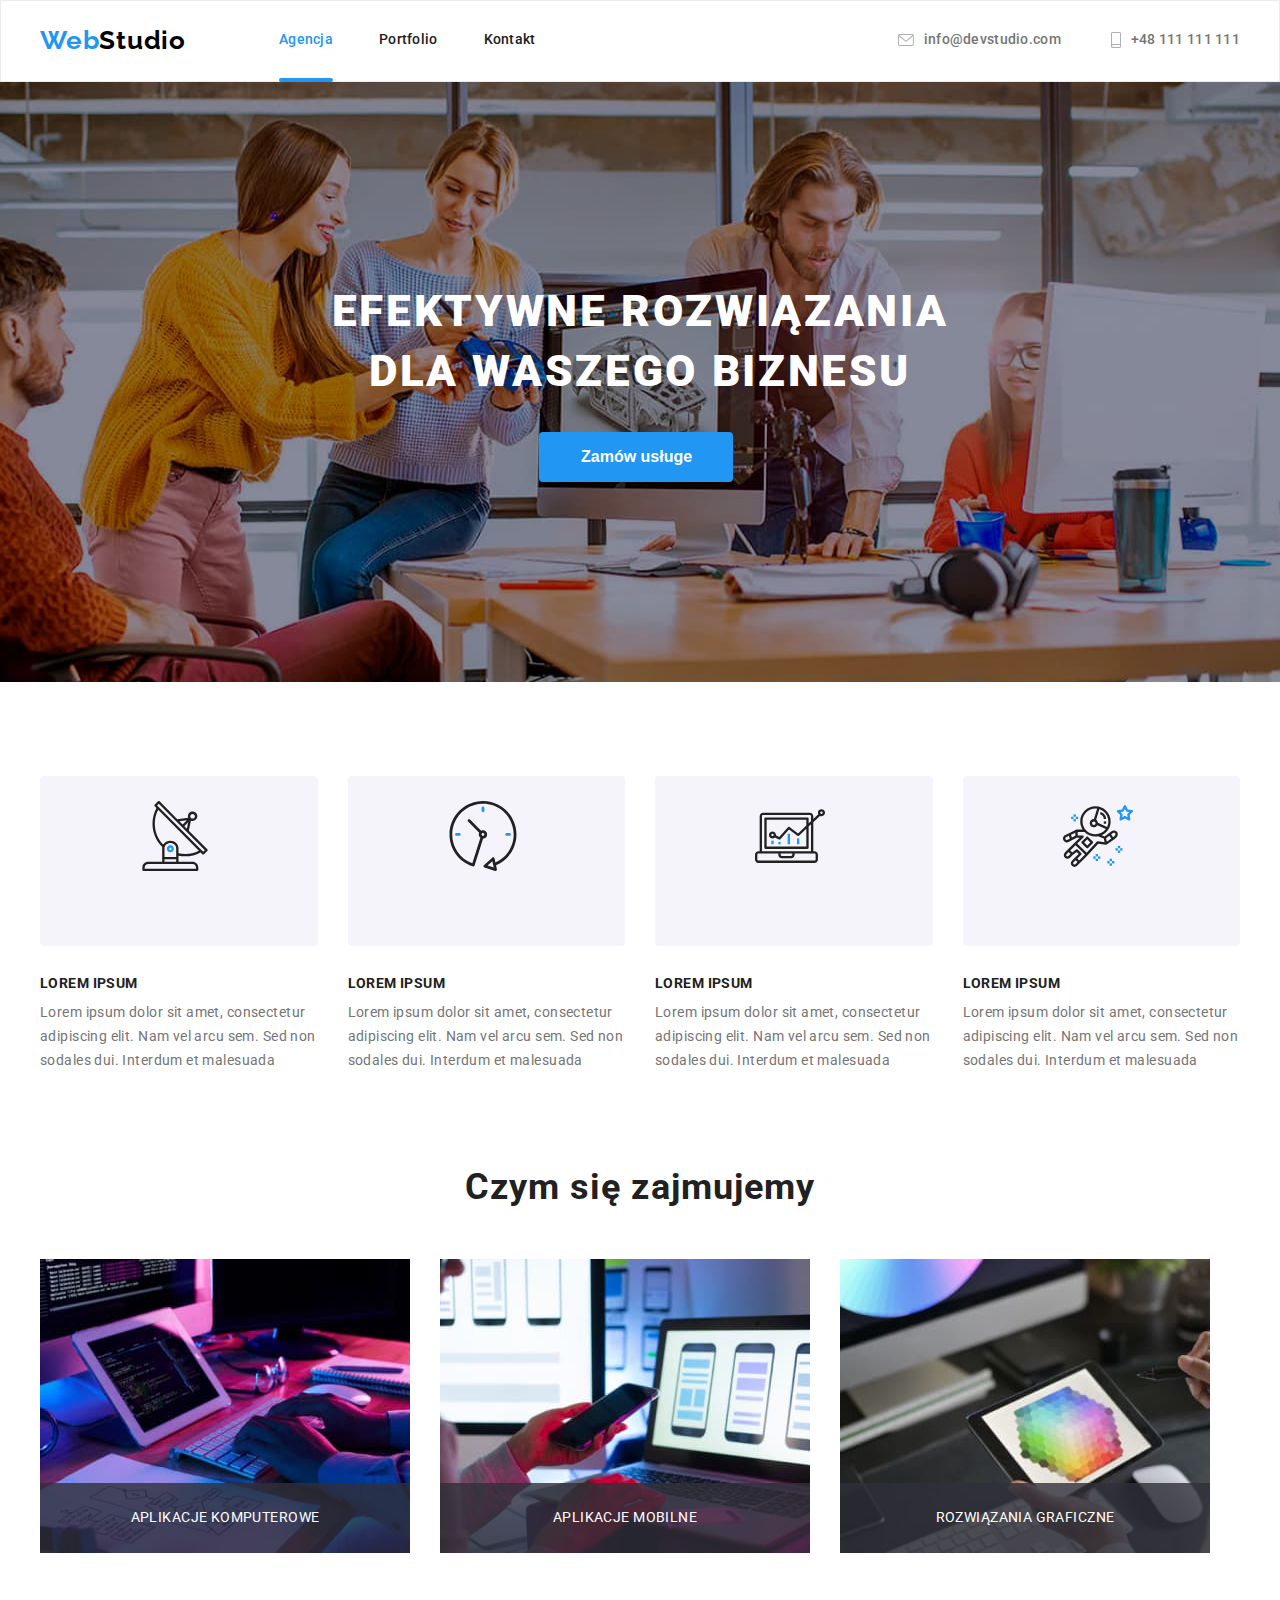
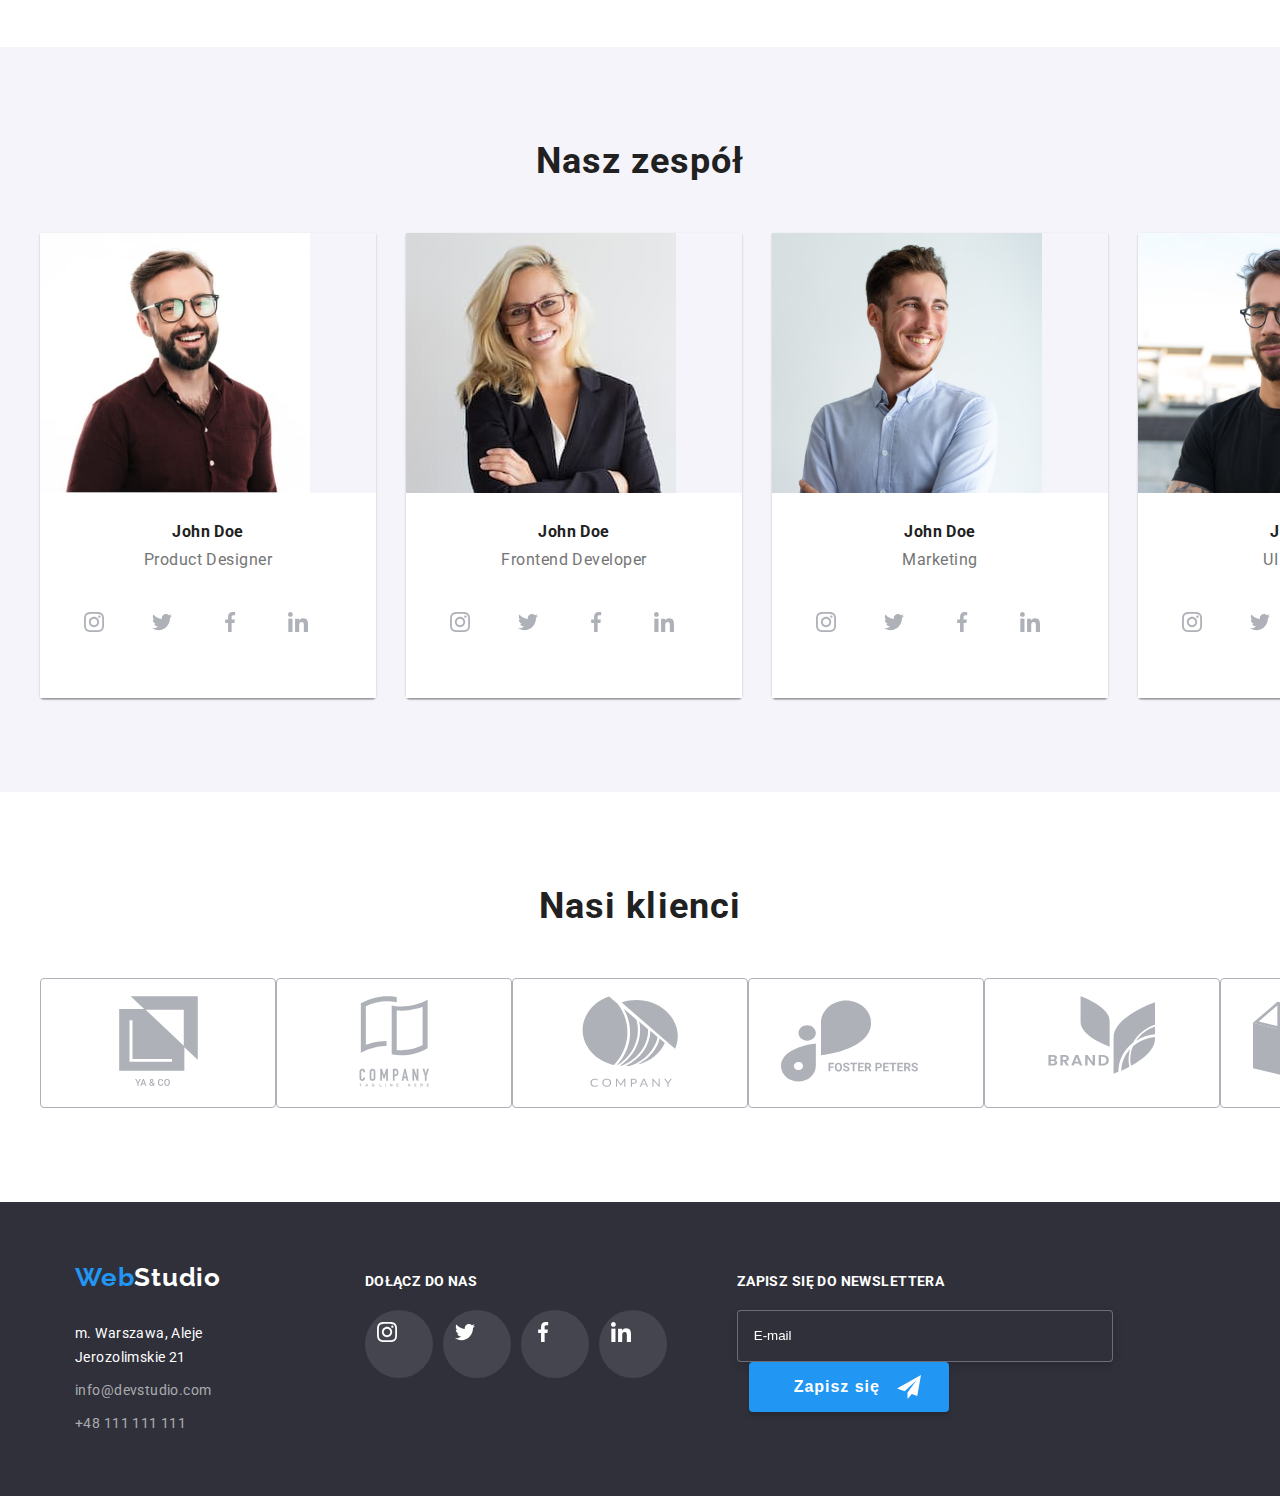
<file: index.html>
<!DOCTYPE html>
<html lang="en">
    <head>
        <meta charset="UTF-8" />
        <meta http-equiv="X-UA-Compatible" content="IE=edge" />
        <meta name="viewport" content="width=device-width, initial-scale=1.0" />
        <link rel="preconnect" href="https://fonts.googleapis.com" />
        <link rel="preconnect" href="https://fonts.gstatic.com" crossorigin />
        <link
            href="https://fonts.googleapis.com/css2?family=Raleway:wght@700&family=Roboto:wght@400;500;700;900&display=swap"
            rel="stylesheet"
        />
        <link
            rel="stylesheet"
            href="https://cdnjs.cloudflare.com/ajax/libs/modern-normalize/1.1.0/modern-normalize.min.css"
            integrity="sha512-wpPYUAdjBVSE4KJnH1VR1HeZfpl1ub8YT/NKx4PuQ5NmX2tKuGu6U/JRp5y+Y8XG2tV+wKQpNHVUX03MfMFn9Q=="
            crossorigin="anonymous"
            referrerpolicy="no-referrer"
        />
        <link rel="stylesheet" href="./css/main.min.css" />
        <title>Document</title>
    </head>
    <body>
        <!-- page-header -->
        <header class="header section">
            <div class="container header__wrapper">
                <nav class="header__nav">
                    <a class="logo" href="./index.html"
                        >Web<span class="studio-black">Studio</span>
                    </a>
                    <ul class="header__nav-list">
                        <li>
                            <a
                                class="header__nav-link is-active"
                                href="./index.html"
                            >
                                Agencja
                            </a>
                        </li>
                        <li>
                            <a class="header__nav-link" href="./portfolio.html">
                                Portfolio
                            </a>
                        </li>
                        <li>
                            <a class="header__nav-link" href="#">Kontakt</a>
                        </li>
                    </ul>
                </nav>
                <div class="header__contacts">
                    <a
                        href="mailto:info@devstudio.com"
                        class="header__contacts-icons"
                    >
                        info@devstudio.com
                        <svg width="16px" height="12px">
                            <use href="./images/icons.svg#icon-envelope"></use>
                        </svg>
                    </a>

                    <a href="tel:+48111111111" class="header__contacts-icons"
                        >+48 111 111 111
                        <svg width="10px" height="16px">
                            <use
                                href="./images/icons.svg#icon-smartphone"
                            ></use>
                        </svg>
                    </a>
                </div>
            </div>
        </header>
        <main>
            <!-- _page-hero -->
            <section class="hero section">
                <div class="container">
                    <h1 class="hero__text">
                        EFEKTYWNE ROZWIĄZANIA DLA WASZEGO BIZNESU
                    </h1>
                    <!-- _page-modal -->
                    <div data-modal class="backdrop is-hidden">
                        <div class="modal">
                            <button
                                data-modal-close
                                class="modal__close"
                                type="button"
                            >
                                &times
                            </button>
                            <p>Zostaw swoje dane w formularzu poniżej</p>

                            <form>
                                <label for="firstName" class="modal__label"
                                    >Imie</label
                                >
                                <div class="modal__input">
                                    <input
                                        type="text"
                                        name="username"
                                        id="firstName"
                                    />
                                    <svg width="18px" height="18px">
                                        <use
                                            href="./images/icons.svg#icon-person-black"
                                        ></use>
                                    </svg>
                                </div>

                                <label for="telephone" class="modal__label"
                                    >Telefon</label
                                >
                                <div class="modal__input">
                                    <input
                                        id="telephone"
                                        type="tel"
                                        name="tel"
                                    />
                                    <svg width="18px" height="18px">
                                        <use
                                            href="./images/icons.svg#icon-phone-black"
                                        ></use>
                                    </svg>
                                </div>

                                <label for="E-mail" class="modal__label"
                                    >Email</label
                                >
                                <div class="modal__input">
                                    <input
                                        id="E-mail"
                                        type="email"
                                        name="email"
                                    />
                                    <svg width="18px" height="18px">
                                        <use
                                            href="./images/icons.svg#icon-email-black"
                                        ></use>
                                    </svg>
                                </div>

                                <label for="comment" class="modal__label"
                                    >Komentarz</label
                                >
                                <textarea class="textarea"
                                    id="comment"
                                    name="comment"
                                    placeholder="Wprowadź tekst"
                                ></textarea>

                                <div class="modal__checkbox">
                                    <input
                                        class="modal__checkbox-input"
                                        type="checkbox"
                                        name="regulations-and-policy"
                                        id="checkbox"
                                    />
                                    <label
                                        for="checkbox"
                                        class="modal__checkbox-label"
                                    >
                                    </label>

                                    <div
                                        class="modal__regulations-and-policy-text"
                                    >
                                        Oświadczam iż akceptuję<a href="#">
                                            &nbsp;Regulamin
                                        </a>
                                        &nbsp;i
                                        <a href="#"
                                            >&nbsp;Politykę Prywatności.</a
                                        >
                                    </div>
                                </div>
                            </form>

                            <button class="modal__button" type="submit">
                                Wyślij
                            </button>
                        </div>
                    </div>
                    <button
                        data-modal-open
                        class="hero__button"
                        type="button"
                    >
                        Zamów usługe
                    </button>
                </div>
            </section>
            <!-- _page-list-item -->
            <section class="section">
                <div class="container">
                    <div class="list-icons">
                        <svg class="list-icons__svg">
                            <use
                                href="./images/icons.svg#icon-antenna"
                                width="70px"
                                height="70px"
                            ></use>
                        </svg>

                        <svg class="list-icons__svg">
                            <use
                                href="./images/icons.svg#icon-clock"
                                width="70px"
                                height="70px"
                            ></use>
                        </svg>

                        <svg class="list-icons__svg">
                            <use
                                href="./images/icons.svg#icon-diagram"
                                width="70px"
                                height="70px"
                            ></use>
                        </svg>

                        <svg class="list-icons__svg">
                            <use
                                href="./images/icons.svg#icon-astronaut"
                                width="70px"
                                height="70px"
                            ></use>
                        </svg>
                    </div>
                    <ul class="list-item">
                        <li>
                            <h3 class="list-item__title">LOREM IPSUM</h3>
                            <p class="list-item__text-wrapper">
                                Lorem ipsum dolor sit amet, consectetur
                                adipiscing elit. Nam vel arcu sem. Sed non
                                sodales dui. Interdum et malesuada
                            </p>
                        </li>
                        <li>
                            <h3 class="list-item__title">LOREM IPSUM</h3>
                            <p class="list-item__text-wrapper">
                                Lorem ipsum dolor sit amet, consectetur
                                adipiscing elit. Nam vel arcu sem. Sed non
                                sodales dui. Interdum et malesuada
                            </p>
                        </li>
                        <li>
                            <h3 class="list-item__title">LOREM IPSUM</h3>
                            <p class="list-item__text-wrapper">
                                Lorem ipsum dolor sit amet, consectetur
                                adipiscing elit. Nam vel arcu sem. Sed non
                                sodales dui. Interdum et malesuada
                            </p>
                        </li>
                        <li>
                            <h3 class="list-item__title">LOREM IPSUM</h3>
                            <p class="list-item__text-wrapper">
                                Lorem ipsum dolor sit amet, consectetur
                                adipiscing elit. Nam vel arcu sem. Sed non
                                sodales dui. Interdum et malesuada
                            </p>
                        </li>
                    </ul>
                </div>
            </section>

            <section class="section jobs">
                <div class="container">
                    <h2 class="headline-img">Czym się zajmujemy</h2>
                </div>
                <div class="container">
                    <ul class="list-item">
                        <li class="list-item__img">
                            <p class="list-item__img-text">
                                aplikacje komputerowe
                            </p>
                            <img
                                class="list-item__img-about-us"
                                src="./images/about-us/about-us-img.jpg"
                                alt="pisze kod html"
                                width="370"
                            />
                        </li>
                        <li class="list-item__img">
                            <p class="list-item__img-text">
                                Aplikacje mobilne
                            </p>
                            <img
                                class="list-item__img-about-us"
                                src="./images/about-us/about-us-img2.jpg"
                                alt="tworzy style css"
                                width="370"
                                height="294"
                            />
                        </li>
                        <li class="list-item__img">
                            <p class="list-item__img-text">
                                Rozwiązania graficzne
                            </p>
                            <img
                                class="list-item__img-about-us"
                                src="./images/about-us/about-us-img3.jpg"
                                alt="programiuje w JavaScript"
                                width="370"
                                height="294"
                            />
                        </li>
                    </ul>
                </div>
            </section>
            <!-- _our-team -->

            <section class="section team-background">
                <div class="container">
                    <h2 class="headline-img">Nasz zespół</h2>
                    <ul class="list-item">
                        <li class="list-item__team-border">
                            <img
                                src="./images/team/JohnDoe.jpg"
                                alt="John Doe"
                                width="270"
                                height="260"
                            />
                            <div class="team-meamber">
                                <h3 class="team-meamber__name">John Doe</h3>
                                <p class="team-meamber__article">
                                    Product Designer
                                </p>
                            </div>

                            <div class="social-media">
                                <a
                                    href="#"
                                    class="social-media__icon"
                                    target="_blank"
                                >
                                    <svg width="20px" height="20px">
                                        <use
                                            href="./images/icons.svg#icon-instagram"
                                        ></use>
                                    </svg>
                                </a>

                                <a
                                    href="#"
                                    class="social-media__icon"
                                    target="_blank"
                                >
                                    <svg width="20px" height="20px">
                                        <use
                                            href="./images/icons.svg#icon-twitter"
                                        ></use>
                                    </svg>
                                </a>

                                <a
                                    href="#"
                                    class="social-media__icon"
                                    target="_blank"
                                >
                                    <svg width="20px" height="20px">
                                        <use
                                            href="./images/icons.svg#icon-facebook"
                                        ></use>
                                    </svg>
                                </a>

                                <a
                                    href="#"
                                    class="social-media__icon"
                                    target="_blank"
                                >
                                    <svg width="20px" height="20px">
                                        <use
                                            href="./images/icons.svg#icon-linkedin"
                                        ></use>
                                    </svg>
                                </a>
                            </div>
                        </li>

                        <li class="list-item__team-border">
                            <img
                                src="./images/team/JohnDoe2.jpg"
                                alt="John Doe"
                                width="270"
                                height="260"
                            />
                            <div class="team-meamber">
                                <h3 class="team-meamber__name">John Doe</h3>
                                <p class="team-meamber__article">
                                    Frontend Developer
                                </p>
                            </div>
                            <div class="social-media">
                                <a
                                    href="#"
                                    class="social-media__icon"
                                    target="_blank"
                                >
                                    <svg width="20px" height="20px">
                                        <use
                                            href="./images/icons.svg#icon-instagram"
                                        ></use>
                                    </svg>
                                </a>

                                <a
                                    href="#"
                                    class="social-media__icon"
                                    target="_blank"
                                >
                                    <svg width="20px" height="20px">
                                        <use
                                            href="./images/icons.svg#icon-twitter"
                                        ></use>
                                    </svg>
                                </a>

                                <a
                                    href="#"
                                    class="social-media__icon"
                                    target="_blank"
                                >
                                    <svg width="20px" height="20px">
                                        <use
                                            href="./images/icons.svg#icon-facebook"
                                        ></use>
                                    </svg>
                                </a>

                                <a
                                    href="#"
                                    class="social-media__icon"
                                    target="_blank"
                                >
                                    <svg width="20px" height="20px">
                                        <use
                                            href="./images/icons.svg#icon-linkedin"
                                        ></use>
                                    </svg>
                                </a>
                            </div>
                        </li>
                        <li class="list-item__team-border">
                            <img
                                src="./images/team/JohnDoe3.jpg"
                                alt="John Doe"
                                width="270"
                                height="260"
                            />
                            <div class="team-meamber">
                                <h3 class="team-meamber__name">John Doe</h3>
                                <p class="team-meamber__article">Marketing</p>
                            </div>
                            <div class="social-media">
                                <a
                                    href="#"
                                    class="social-media__icon"
                                    target="_blank"
                                >
                                    <svg width="20px" height="20px">
                                        <use
                                            href="./images/icons.svg#icon-instagram"
                                        ></use>
                                    </svg>
                                </a>

                                <a
                                    href="#"
                                    class="social-media__icon"
                                    target="_blank"
                                >
                                    <svg width="20px" height="20px">
                                        <use
                                            href="./images/icons.svg#icon-twitter"
                                        ></use>
                                    </svg>
                                </a>

                                <a
                                    href="#"
                                    class="social-media__icon"
                                    target="_blank"
                                >
                                    <svg width="20px" height="20px">
                                        <use
                                            href="./images/icons.svg#icon-facebook"
                                        ></use>
                                    </svg>
                                </a>

                                <a
                                    href="#"
                                    class="social-media__icon"
                                    target="_blank"
                                >
                                    <svg width="20px" height="20px">
                                        <use
                                            href="./images/icons.svg#icon-linkedin"
                                        ></use>
                                    </svg>
                                </a>
                            </div>
                        </li>
                        <li class="list-item__team-border">
                            <img
                                src="./images/team/JohnDoe4.jpg"
                                alt="John Doe"
                                width="270"
                                height="260"
                            />
                            <div class="team-meamber">
                                <h3 class="team-meamber__name">John Doe</h3>
                                <p class="team-meamber__article">UI Designer</p>
                            </div>
                            <div class="social-media">
                                <a
                                    href="#"
                                    class="social-media__icon"
                                    target="_blank"
                                >
                                    <svg width="20px" height="20px">
                                        <use
                                            href="./images/icons.svg#icon-instagram"
                                        ></use>
                                    </svg>
                                </a>

                                <a
                                    href="#"
                                    class="social-media__icon"
                                    target="_blank"
                                >
                                    <svg width="20px" height="20px">
                                        <use
                                            href="./images/icons.svg#icon-twitter"
                                        ></use>
                                    </svg>
                                </a>

                                <a
                                    href="#"
                                    class="social-media__icon"
                                    target="_blank"
                                >
                                    <svg width="20px" height="20px">
                                        <use
                                            href="./images/icons.svg#icon-facebook"
                                        ></use>
                                    </svg>
                                </a>

                                <a
                                    href="#"
                                    class="social-media__icon"
                                    target="_blank"
                                >
                                    <svg width="20px" height="20px">
                                        <use
                                            href="./images/icons.svg#icon-linkedin"
                                        ></use>
                                    </svg>
                                </a>
                            </div>
                        </li>
                    </ul>
                </div>
            </section>
            <!-- _page-clients -->
            <section class="section">
                <div class="container">
                    <h2 class="headline-img">Nasi klienci</h2>
                    <div class="clients">
                        <a href="#" target="_blank" class="clients__icon">
                            <svg
                                class="clients__icon-svg"
                                Width="41px"
                                height="47px"
                            >
                                <use
                                    href="./images/icons.svg#icon-group-1"
                                ></use>
                            </svg>
                        </a>
                        <a href="#" target="_blank" class="clients__icon">
                            <svg
                                class="clients__icon-svg"
                                Width="40px"
                                height="52px"
                            >
                                <use
                                    href="./images/icons.svg#icon-group-2"
                                ></use>
                            </svg>
                        </a>
                        <a href="#" target="_blank" class="clients__icon">
                            <svg
                                class="clients__icon-svg"
                                Width="43px"
                                height="41px"
                            >
                                <use
                                    href="./images/icons.svg#icon-group-3"
                                ></use>
                            </svg>
                        </a>
                        <a href="#" target="_blank" class="clients__icon">
                            <svg
                                class="clients__icon-svg"
                                Width="84px"
                                height="41px"
                            >
                                <use
                                    href="./images/icons.svg#icon-group-4"
                                ></use>
                            </svg>
                        </a>
                        <a href="#" target="_blank" class="clients__icon">
                            <svg
                                class="clients__icon-svg"
                                Width="63px"
                                height="45px"
                            >
                                <use
                                    href="./images/icons.svg#icon-group-5"
                                ></use>
                            </svg>
                        </a>
                        <a href="#" target="_blank" class="clients__icon">
                            <svg
                                class="clients__icon-svg"
                                Width="94px"
                                height="44px"
                            >
                                <use
                                    href="./images/icons.svg#icon-group-6"
                                ></use>
                            </svg>
                        </a>
                    </div>
                </div>
            </section>
        </main>
        <!-- _page-foooter -->
        <footer class="footer-wrapper">
            <div class="container footer">
                <adress class="footer__adress">
                    <a class="logo" href="./index.html"
                        >Web<span class="studio-white">Studio</span></a
                    >
                    <a
                        class="footer__adress-link"
                        href="https://goo.gl/maps/D6jn3cTC61MHrD3q7"
                        target="_blank"
                        >m. Warszawa, Aleje Jerozolimskie 21</a
                    >

                    <a
                        class="footer__adress-mail-tel"
                        href="mailto:info@devstudio.com"
                        >info@devstudio.com</a
                    >

                    <a class="footer__adress-mail-tel" href="tel:+48111111111"
                        >+48 111 111 111</a
                    >
                </adress>
                <div class="footer__social-media">
                    <h3 class="footer__social-media-title">DOŁĄCZ DO NAS</h3>

                    <ul class="footer__social-media-list">
                        <li>
                            <a
                                href="#"
                                class="footer__social-media-list-icon"
                                target="_blank"
                            >
                                <svg width="20px" height="20px">
                                    <use
                                        href="./images/icons.svg#icon-instagram"
                                    ></use>
                                </svg>
                            </a>
                        </li>
                        <li>
                            <a
                                href="#"
                                class="footer__social-media-list-icon"
                                target="_blank"
                            >
                                <svg width="20px" height="20px">
                                    <use
                                        href="./images/icons.svg#icon-twitter"
                                    ></use>
                                </svg>
                            </a>
                        </li>
                        <li>
                            <a
                                href="#"
                                class="footer__social-media-list-icon"
                                target="_blank"
                            >
                                <svg width="20px" height="20px">
                                    <use
                                        href="./images/icons.svg#icon-facebook"
                                    ></use>
                                </svg>
                            </a>
                        </li>
                        <li>
                            <a
                                href="#"
                                class="footer__social-media-list-icon"
                                target="_blank"
                            >
                                <svg width="20px" height="20px">
                                    <use
                                        href="./images/icons.svg#icon-linkedin"
                                    ></use>
                                </svg>
                            </a>
                        </li>
                    </ul>
                </div>

                <from>
                    <label class="footer__label" for="user-email">
                        Zapisz się do newslettera</label
                    >
                    <input
                        class="footer__label-input"
                        type="email"
                        name="email-footer"
                        id="user-email"
                        placeholder="E-mail"
                    />

                    <button class="footer__label-submit" type="submit">
                        Zapisz się
                        <svg
                            class="footer__label-submit-icon"
                            width="24px"
                            height="24px"
                        >
                            <use href="./images/icons.svg#icon-send"></use>
                        </svg>
                    </button>
                </from>
            </div>
        </footer>
        <script src="./js/modal.js"></script>
    </body>
</html>
</file>
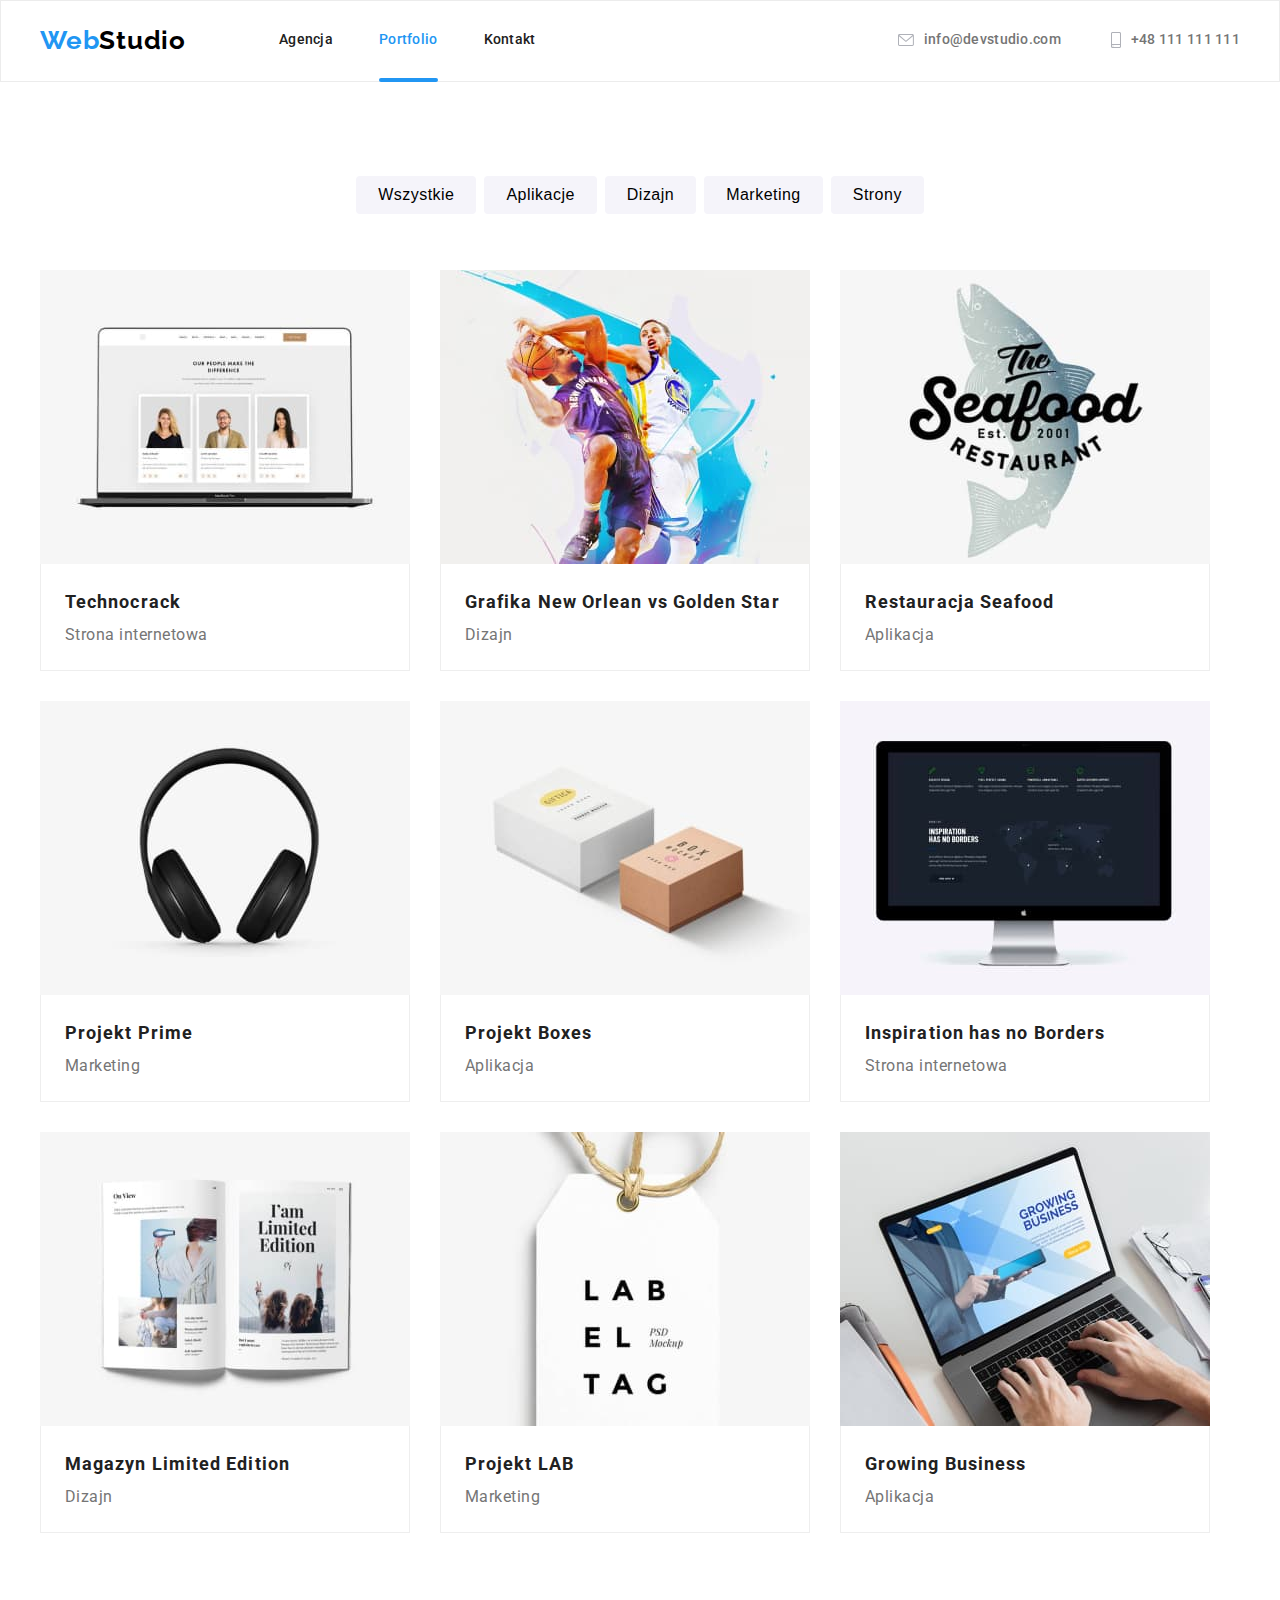
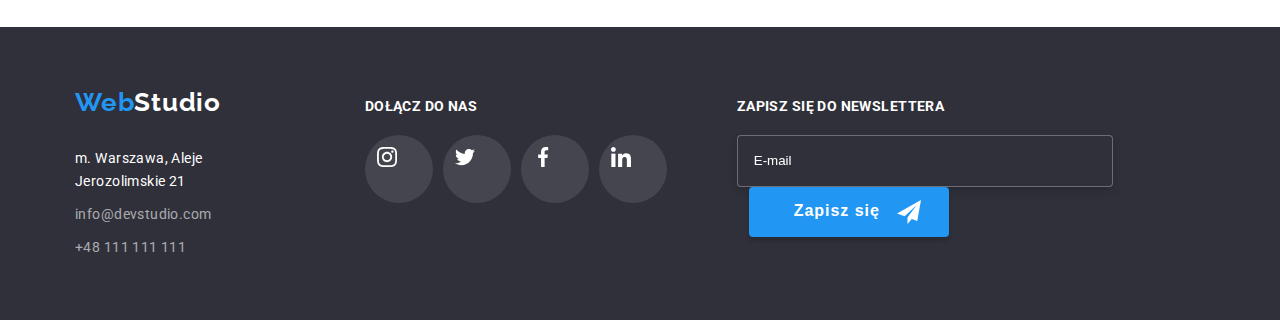
<file: portfolio.html>
<!DOCTYPE html>
<html lang="en">
    <head>
        <meta charset="UTF-8" />
        <meta http-equiv="X-UA-Compatible" content="IE=edge" />
        <meta name="viewport" content="width=device-width, initial-scale=1.0" />
        <link rel="preconnect" href="https://fonts.googleapis.com" />
        <link rel="preconnect" href="https://fonts.gstatic.com" crossorigin />
        <link
            href="https://fonts.googleapis.com/css2?family=Raleway:wght@700&family=Roboto:wght@400;500;700;900&display=swap"
            rel="stylesheet"
        />
        <link
            rel="stylesheet"
            href="https://cdnjs.cloudflare.com/ajax/libs/modern-normalize/1.1.0/modern-normalize.min.css"
            integrity="sha512-wpPYUAdjBVSE4KJnH1VR1HeZfpl1ub8YT/NKx4PuQ5NmX2tKuGu6U/JRp5y+Y8XG2tV+wKQpNHVUX03MfMFn9Q=="
            crossorigin="anonymous"
            referrerpolicy="no-referrer"
        />
        <link rel="stylesheet" href="./css/main.min.css" />
        <title>Document</title>
    </head>
    <body>
        <header class="header section">
            <div class="container header__wrapper">
                <nav class="header__nav">
                    <a class="logo" href="./index.html"
                        >Web<span class="studio-black">Studio</span>
                    </a>
                    <ul class="header__nav-list">
                        <li>
                            <a class="header__nav-link" href="./index.html">
                                Agencja
                            </a>
                        </li>
                        <li>
                            <a
                                class="header__nav-link is-active"
                                href="./portfolio.html"
                            >
                                Portfolio
                            </a>
                        </li>
                        <li>
                            <a class="header__nav-link" href="#">Kontakt</a>
                        </li>
                    </ul>
                </nav>
                <div class="header__contacts">
                    <a
                        href="mailto:info@devstudio.com"
                        class="header__contacts-icons"
                    >
                        info@devstudio.com
                        <svg width="16px" height="12px">
                            <use href="./images/icons.svg#icon-envelope"></use>
                        </svg>
                    </a>

                    <a href="tel:+48111111111" class="header__contacts-icons"
                        >+48 111 111 111
                        <svg width="10px" height="16px">
                            <use
                                href="./images/icons.svg#icon-smartphone"
                            ></use>
                        </svg>
                    </a>
                </div>
            </div>
        </header>
        <main class="section">
            <!-- _button-portfolio -->
            <section>
                <div class="container">
                    <ul class="button-list">
                        <li>
                            <button class="button-list__styles" type="button">
                                Wszystkie
                            </button>
                        </li>
                        <li>
                            <button class="button-list__styles" type="button">
                                Aplikacje
                            </button>
                        </li>
                        <li>
                            <button class="button-list__styles" type="button">
                                Dizajn
                            </button>
                        </li>
                        <li>
                            <button class="button-list__styles" type="button">
                                Marketing
                            </button>
                        </li>
                        <li>
                            <button class="button-list__styles" type="button">
                                Strony
                            </button>
                        </li>
                    </ul>
                </div>
            </section>
            <section>
                <div class="container">
                    <ul class="list-item">
                        <div class="list-item__portfolio">
                            <!-- _page-card-portfolio -->
                            <li class="card" tabindex="0">
                                <div class="card__border"  >
                                    <div class="card__img" > 
                                        <img
                                            src="./images/portfolio/img1.jpg"                   
                                            alt="laptop"
                                            width="370px"
                                            height="294px"
                                        />  
                                        <p class="card__animation" >
                                            Technocrack jest popularną platformą
                                            wykorzystywaną do rozpowszechniania
                                            koronawirusa. Firmy wykorzystują tę
                                            platformę do celów szpiegowskich i
                                            ataków na niezabezpieczone serwery
                                            konkurencji
                                        </p>
                                    </div>
                                    <div class="card__subtitles">
                                        <h3 class="card__subtitles-title">
                                            Technocrack
                                        </h3>
                                        <p class="card__subtitles-article">
                                            Strona internetowa
                                        </p>
                                    </div>
                                </div>
                            </li>
                            <li class="card" tabindex="0">
                                <div class="card__border" >
                                    <div class="card__img">
                                        <img
                                            src="./images/portfolio/img2.jpg"
                                            alt="zawodnicy grają w kosza"
                                            width="370px"
                                            height="294px"
                                        />
                                        <p class="card__animation">
                                            Technocrack jest popularną platformą
                                            wykorzystywaną do rozpowszechniania
                                            koronawirusa. Firmy wykorzystują tę
                                            platformę do celów szpiegowskich i
                                            ataków na niezabezpieczone serwery
                                            konkurencji
                                        </p>
                                    </div>
                                    <div class="card__subtitles">
                                        <h3 class="card__subtitles-title">
                                            Grafika New Orlean vs Golden Star
                                        </h3>
                                        <p class="card__subtitles-article">
                                            Dizajn
                                        </p>
                                    </div>
                                </div>
                            </li>
                            <li class="card" tabindex="0">
                                <div class="card__border" >
                                    <div class="card__img">
                                        <img
                                            src="./images/portfolio/img 3.jpg"
                                            alt="logo restauracji"
                                            width="370px"
                                            height="294px"
                                        />
                                        <p class="card__animation">
                                            Technocrack jest popularną platformą
                                            wykorzystywaną do rozpowszechniania
                                            koronawirusa. Firmy wykorzystują tę
                                            platformę do celów szpiegowskich i
                                            ataków na niezabezpieczone serwery
                                            konkurencji
                                        </p>
                                    </div>
                                    <div class="card__subtitles">
                                        <h3 class="card__subtitles-title">
                                            Restauracja Seafood
                                        </h3>
                                        <p class="card__subtitles-article">
                                            Aplikacja
                                        </p>
                                    </div>
                                </div>
                            </li>
                            <li class="card" tabindex="0">
                                <div class="card__border" >
                                    <div class="card__img">
                                        <img
                                            src="./images/portfolio/img 4.jpg"
                                            alt="słuchawki"
                                            width="370px"
                                            height="294px"
                                        />
                                        <p class="card__animation">
                                            Technocrack jest popularną platformą
                                            wykorzystywaną do rozpowszechniania
                                            koronawirusa. Firmy wykorzystują tę
                                            platformę do celów szpiegowskich i
                                            ataków na niezabezpieczone serwery
                                            konkurencji
                                        </p>
                                    </div>
                                    <div class="card__subtitles">
                                        <h3 class="card__subtitles-title">
                                            Projekt Prime
                                        </h3>
                                        <p class="card__subtitles-article">
                                            Marketing
                                        </p>
                                    </div>
                                </div>
                            </li>
                            <li class="card" tabindex="0">
                                <div class="card__border" >
                                    <div class="card__img">
                                        <img
                                            src="./images/portfolio/img 5.jpg"
                                            alt="paczki"
                                            width="370px"
                                            height="294px"
                                        />
                                        <p class="card__animation">
                                            Technocrack jest popularną platformą
                                            wykorzystywaną do rozpowszechniania
                                            koronawirusa. Firmy wykorzystują tę
                                            platformę do celów szpiegowskich i
                                            ataków na niezabezpieczone serwery
                                            konkurencji
                                        </p>
                                    </div>
                                    <div class="card__subtitles">
                                        <h3 class="card__subtitles-title">
                                            Projekt Boxes
                                        </h3>
                                        <p class="card__subtitles-article">
                                            Aplikacja
                                        </p>
                                    </div>
                                </div>
                            </li>
                            <li class="card" tabindex="0">
                                <div class="card__border" >
                                    <div class="card__img">
                                        <img
                                            src="./images/portfolio/img 6.jpg"
                                            alt="monitor"
                                            width="370px"
                                            height="294px"
                                        />
                                        <p class="card__animation">
                                            Technocrack jest popularną platformą
                                            wykorzystywaną do rozpowszechniania
                                            koronawirusa. Firmy wykorzystują tę
                                            platformę do celów szpiegowskich i
                                            ataków na niezabezpieczone serwery
                                            konkurencji
                                        </p>
                                    </div>
                                    <div class="card__subtitles">
                                        <h3 class="card__subtitles-title">
                                            Inspiration has no Borders
                                        </h3>
                                        <p class="card__subtitles-article">
                                            Strona internetowa
                                        </p>
                                    </div>
                                </div>
                            </li>
                            <li class="card" tabindex="0">
                                <div class="card__border" >
                                    <div class="card__img">
                                        <img
                                            src="./images/portfolio/img 7.jpg"
                                            alt="magazyn-gazeta"
                                            width="370px"
                                            height="294px"
                                        />
                                        <p class="card__animation">
                                            Technocrack jest popularną platformą
                                            wykorzystywaną do rozpowszechniania
                                            koronawirusa. Firmy wykorzystują tę
                                            platformę do celów szpiegowskich i
                                            ataków na niezabezpieczone serwery
                                            konkurencji
                                        </p>
                                    </div>
                                    <div class="card__subtitles">
                                        <h3 class="card__subtitles-title">
                                            Magazyn Limited Edition
                                        </h3>
                                        <p class="card__subtitles-article">
                                            Dizajn
                                        </p>
                                    </div>
                                </div>
                            </li>
                            <li class="card"  tabindex="0">
                                <div class="card__border">
                                    <div class="card__img">
                                        <img
                                            src="./images/portfolio/img 8.jpg"
                                            alt="kartonowy wisiorek"
                                            width="370px"
                                            height="294px"
                                        />
                                        <p class="card__animation">
                                            Technocrack jest popularną platformą
                                            wykorzystywaną do rozpowszechniania
                                            koronawirusa. Firmy wykorzystują tę
                                            platformę do celów szpiegowskich i
                                            ataków na niezabezpieczone serwery
                                            konkurencji
                                        </p>
                                    </div>
                                    <div class="card__subtitles">
                                        <h3 class="card__subtitles-title">
                                            Projekt LAB
                                        </h3>
                                        <p class="card__subtitles-article">
                                            Marketing
                                        </p>
                                    </div>
                                </div>
                            </li>
                            <li class="card"  tabindex="0">
                                <div class="card__border">
                                    <div class="card__img">
                                        <img
                                            src="./images/portfolio/img 9.jpg"
                                            alt="pisze na laptopie"
                                            width="370px"
                                            height="294px"
                                        />
                                        <p class="card__animation">
                                            Technocrack jest popularną platformą
                                            wykorzystywaną do rozpowszechniania
                                            koronawirusa. Firmy wykorzystują tę
                                            platformę do celów szpiegowskich i
                                            ataków na niezabezpieczone serwery
                                            konkurencji
                                        </p>
                                    </div>
                                    <div class="card__subtitles">
                                        <h3 class="card__subtitles-title">
                                            Growing Business
                                        </h3>
                                        <p class="card__subtitles-article">
                                            Aplikacja
                                        </p>
                                    </div>
                                </div>
                            </li>
                        </div>
                    </ul>
                </div>
            </section>
        </main>
        <footer class="footer-wrapper">
            <div class="container footer">
                <adress class="footer__adress">
                    <a class="logo" href="./index.html"
                        >Web<span class="studio-white">Studio</span></a
                    >
                    <a
                        class="footer__adress-link"
                        href="https://goo.gl/maps/D6jn3cTC61MHrD3q7"
                        target="_blank"
                        >m. Warszawa, Aleje Jerozolimskie 21</a
                    >

                    <a
                        class="footer__adress-mail-tel"
                        href="mailto:info@devstudio.com"
                        >info@devstudio.com</a
                    >

                    <a class="footer__adress-mail-tel" href="tel:+48111111111"
                        >+48 111 111 111</a
                    >
                </adress>
                <div class="footer__social-media">
                    <h3 class="footer__social-media-title">DOŁĄCZ DO NAS</h3>

                    <ul class="footer__social-media-list">
                        <li>
                            <a
                                href="#"
                                class="footer__social-media-list-icon"
                                target="_blank"
                            >
                                <svg width="20px" height="20px">
                                    <use
                                        href="./images/icons.svg#icon-instagram"
                                    ></use>
                                </svg>
                            </a>
                        </li>
                        <li>
                            <a
                                href="#"
                                class="footer__social-media-list-icon"
                                target="_blank"
                            >
                                <svg width="20px" height="20px">
                                    <use
                                        href="./images/icons.svg#icon-twitter"
                                    ></use>
                                </svg>
                            </a>
                        </li>
                        <li>
                            <a
                                href="#"
                                class="footer__social-media-list-icon"
                                target="_blank"
                            >
                                <svg width="20px" height="20px">
                                    <use
                                        href="./images/icons.svg#icon-facebook"
                                    ></use>
                                </svg>
                            </a>
                        </li>
                        <li>
                            <a
                                href="#"
                                class="footer__social-media-list-icon"
                                target="_blank"
                            >
                                <svg width="20px" height="20px">
                                    <use
                                        href="./images/icons.svg#icon-linkedin"
                                    ></use>
                                </svg>
                            </a>
                        </li>
                    </ul>
                </div>

                <from>
                    <label class="footer__label" for="user-email">
                        Zapisz się do newslettera</label
                    >
                    <input
                        class="footer__label-input"
                        type="email"
                        name="email-footer"
                        id="user-email"
                        placeholder="E-mail"
                    />

                    <button class="footer__label-submit" type="submit">
                        Zapisz się
                        <svg
                            class="footer__label-submit-icon"
                            width="24px"
                            height="24px"
                        >
                            <use href="./images/icons.svg#icon-send"></use>
                        </svg>
                    </button>
                </from>
            </div>
        </footer>
    </body>
</html>
</file>
<file: css/main.min.css>
body{font-family:"Roboto",sans-serif;color:#212121}*,*::before,*::after{margin:0;padding:0}.container{width:1200px;margin:0 auto;padding:0 15px}.section{padding:94px 0}img{vertical-align:middle}.headline-img{font-weight:700;font-size:36px;line-height:1.16;text-align:center;letter-spacing:.03em;padding-bottom:50px}.header{padding:24px 0px 25px;border:solid 1px #ececec}.header__wrapper{display:-webkit-box;display:-webkit-flex;display:-moz-box;display:-ms-flexbox;display:flex;-webkit-box-align:center;-webkit-align-items:center;-moz-box-align:center;-ms-flex-align:center;align-items:center}.header__nav{display:-webkit-box;display:-webkit-flex;display:-moz-box;display:-ms-flexbox;display:flex;-webkit-box-align:center;-webkit-align-items:center;-moz-box-align:center;-ms-flex-align:center;align-items:center;-webkit-box-flex:1;-webkit-flex-grow:1;-moz-box-flex:1;-ms-flex-positive:1;flex-grow:1}.header__nav-list{display:-webkit-box;display:-webkit-flex;display:-moz-box;display:-ms-flexbox;display:flex;padding-left:93px;list-style-type:none;gap:46px}.header__nav-link{font-weight:500;font-size:14px;line-height:1.14;letter-spacing:.02em;color:#212121;text-decoration:none;display:-webkit-box;display:-webkit-flex;display:-moz-box;display:-ms-flexbox;display:flex;-webkit-transition:250ms cubic-bezier(0.4, 0, 0.2, 1);-o-transition:250ms cubic-bezier(0.4, 0, 0.2, 1);-moz-transition:250ms cubic-bezier(0.4, 0, 0.2, 1);transition:250ms cubic-bezier(0.4, 0, 0.2, 1)}.header__nav-link:is(:hover,:focus){color:#2196f3}.header__contacts{display:-webkit-box;display:-webkit-flex;display:-moz-box;display:-ms-flexbox;display:flex;gap:50px;padding-left:335px}.header__contacts>a{font-weight:500;font-size:14px;line-height:1.14;letter-spacing:.02em;text-decoration:none;color:#757575;-webkit-transition:250ms cubic-bezier(0.4, 0, 0.2, 1);-o-transition:250ms cubic-bezier(0.4, 0, 0.2, 1);-moz-transition:250ms cubic-bezier(0.4, 0, 0.2, 1);transition:250ms cubic-bezier(0.4, 0, 0.2, 1)}.header__contacts>a:is(:hover,:focus){color:#2196f3}.header__contacts-icons{display:-webkit-box;display:-webkit-flex;display:-moz-box;display:-ms-flexbox;display:flex;-webkit-box-pack:center;-webkit-justify-content:center;-moz-box-pack:center;-ms-flex-pack:center;justify-content:center;-webkit-box-align:center;-webkit-align-items:center;-moz-box-align:center;-ms-flex-align:center;align-items:center;gap:10px;-webkit-box-orient:horizontal;-webkit-box-direction:reverse;-webkit-flex-direction:row-reverse;-moz-box-orient:horizontal;-moz-box-direction:reverse;-ms-flex-direction:row-reverse;flex-direction:row-reverse;fill:#afb1b8;-webkit-transition:250ms cubic-bezier(0.4, 0, 0.2, 1);-o-transition:250ms cubic-bezier(0.4, 0, 0.2, 1);-moz-transition:250ms cubic-bezier(0.4, 0, 0.2, 1);transition:250ms cubic-bezier(0.4, 0, 0.2, 1)}.header__contacts-icons:is(:hover,:focus){fill:#2196f3}.is-active{position:relative;color:#2196f3}.is-active::after{content:"";position:absolute;top:46px;width:100%;height:4px;background-color:#2196f3;-webkit-border-radius:2px;-moz-border-radius:2px;border-radius:2px}.logo{display:-webkit-box;display:-webkit-flex;display:-moz-box;display:-ms-flexbox;display:flex;font-family:"Raleway";font-weight:700;font-size:26px;line-height:1.19;text-decoration:none;letter-spacing:.03em;color:#2196f3}.logo:is(:hover,:focus){color:#2196f3}.studio-black{color:#000}.studio-white{color:#fff}.hero{background-color:#2f303a;padding:200px 0px;background-image:url("../images/background-image.jpg"),-webkit-gradient(linear, left top, left bottom, from(rgba(47, 48, 58, 0.4)), to(rgba(47, 48, 58, 0.4)));background-image:url("../images/background-image.jpg"),-webkit-linear-gradient(rgba(47, 48, 58, 0.4), rgba(47, 48, 58, 0.4));background-image:url("../images/background-image.jpg"),-moz-linear-gradient(rgba(47, 48, 58, 0.4), rgba(47, 48, 58, 0.4));background-image:url("../images/background-image.jpg"),-o-linear-gradient(rgba(47, 48, 58, 0.4), rgba(47, 48, 58, 0.4));background-image:url("../images/background-image.jpg"),linear-gradient(rgba(47, 48, 58, 0.4), rgba(47, 48, 58, 0.4));background-position:50% 50%;background-repeat:no-repeat;text-align:center}.hero__text{font-weight:900;font-size:44px;line-height:1.36;text-align:center;letter-spacing:.06em;color:#fff;margin-bottom:30px;padding:0 252px}.hero__button{background:#2196f3;font-weight:700;font-size:16px;line-height:1.87;color:#fff;cursor:pointer;display:-webkit-box;display:-webkit-flex;display:-moz-box;display:-ms-flexbox;display:flex;margin-left:499px;padding:10px 41px 10px 42px;-webkit-border-radius:4px;-moz-border-radius:4px;border-radius:4px;border:none}.backdrop{position:fixed;background:rgba(0,0,0,.2);top:0;left:0;bottom:0;right:0;z-index:1}.is-hidden{visibility:hidden;opacity:0;pointer-events:none;-webkit-transition-property:visibility,opacity,-webkit-transform;transition-property:visibility,opacity,-webkit-transform;-o-transition-property:visibility,opacity,-o-transform;-moz-transition-property:visibility,opacity,transform,-moz-transform;transition-property:visibility,opacity,transform;transition-property:visibility,opacity,transform,-webkit-transform,-moz-transform,-o-transform;-webkit-transition-delay:250ms;-moz-transition-delay:250ms;-o-transition-delay:250ms;transition-delay:250ms;-webkit-transition-timing-function:linear;-moz-transition-timing-function:linear;-o-transition-timing-function:linear;transition-timing-function:linear}.modal{-webkit-transition:-webkit-transform 250ms linear;transition:-webkit-transform 250ms linear;-o-transition:-o-transform 250ms linear;-moz-transition:transform 250ms linear, -moz-transform 250ms linear;transition:transform 250ms linear;transition:transform 250ms linear, -webkit-transform 250ms linear, -moz-transform 250ms linear, -o-transform 250ms linear;-webkit-transform:translate(-50%, -50%) scale(1) rotate(0);-moz-transform:translate(-50%, -50%) scale(1) rotate(0);-ms-transform:translate(-50%, -50%) scale(1) rotate(0);-o-transform:translate(-50%, -50%) scale(1) rotate(0);transform:translate(-50%, -50%) scale(1) rotate(0);position:absolute;left:50%;top:50%;width:528px;min-height:581px;background-color:#fff;-webkit-box-shadow:0px 1px 3px rgba(0,0,0,.12),0px 1px 1px rgba(0,0,0,.14),0px 2px 1px rgba(0,0,0,.2);-moz-box-shadow:0px 1px 3px rgba(0,0,0,.12),0px 1px 1px rgba(0,0,0,.14),0px 2px 1px rgba(0,0,0,.2);box-shadow:0px 1px 3px rgba(0,0,0,.12),0px 1px 1px rgba(0,0,0,.14),0px 2px 1px rgba(0,0,0,.2);-webkit-border-radius:4px;-moz-border-radius:4px;border-radius:4px;padding:40px}.modal__close{position:absolute;opacity:1;top:8px;right:8px;width:30px;height:30px;-webkit-border-radius:50%;-moz-border-radius:50%;border-radius:50%;background-color:#fff;border:1px solid rgba(0,0,0,.1);cursor:pointer}.modal>p{font-weight:700;font-size:20px;line-height:1.15;text-align:center;letter-spacing:.03em;color:#212121}.modal__label{display:-webkit-box;display:-webkit-flex;display:-moz-box;display:-ms-flexbox;display:flex;font-weight:400;font-size:12px;line-height:1.16;letter-spacing:.01em;color:#757575;margin-top:12px;margin-bottom:4px}.modal__input{position:relative}.modal__input>input{border:1px solid rgba(33,33,33,.2);-webkit-border-radius:4px;-moz-border-radius:4px;border-radius:4px;padding-left:42px;width:100%;min-height:40px;outline:none;-webkit-transition:250ms cubic-bezier(0.4, 0, 0.2, 1);-o-transition:250ms cubic-bezier(0.4, 0, 0.2, 1);-moz-transition:250ms cubic-bezier(0.4, 0, 0.2, 1);transition:250ms cubic-bezier(0.4, 0, 0.2, 1)}.modal__input>input:focus-within{border-color:#2196f3}.modal__input>svg{position:absolute;top:11px;bottom:11px;left:11px;-webkit-transition:250ms cubic-bezier(0.4, 0, 0.2, 1);-o-transition:250ms cubic-bezier(0.4, 0, 0.2, 1);-moz-transition:250ms cubic-bezier(0.4, 0, 0.2, 1);transition:250ms cubic-bezier(0.4, 0, 0.2, 1);fill:#212121}.modal__input:focus-within svg{fill:#2196f3}.modal__checkbox-label{display:-webkit-box;display:-webkit-flex;display:-moz-box;display:-ms-flexbox;display:flex;width:16px;height:15px;border:2px solid #000;-webkit-border-radius:2px;-moz-border-radius:2px;border-radius:2px;cursor:pointer;margin-right:8px;margin-top:4px}.modal__checkbox-input{display:none}.modal__checkbox-input:checked+.modal__checkbox-label{border:none;background-image:url("../images/iconcheck.jpg")}.modal__checkbox{display:-webkit-box;display:-webkit-flex;display:-moz-box;display:-ms-flexbox;display:flex;padding-left:15px;margin-top:20px}.modal__regulations-and-policy-text{display:-webkit-box;display:-webkit-flex;display:-moz-box;display:-ms-flexbox;display:flex;font-size:14px;line-height:1.7;letter-spacing:.03em;color:#757575}.modal__button{width:200px;height:50px;background:#2196f3;-webkit-box-shadow:0px 4px 4px rgba(0,0,0,.15);-moz-box-shadow:0px 4px 4px rgba(0,0,0,.15);box-shadow:0px 4px 4px rgba(0,0,0,.15);-webkit-border-radius:4px;-moz-border-radius:4px;border-radius:4px;color:#fff;border:none;font-size:16px;line-height:1.8;text-align:center;letter-spacing:.06em;margin-top:30px;cursor:pointer}.is-hidden .modal{-webkit-transform:translate(-50%, -50%) scale(0) rotate(45deg);-moz-transform:translate(-50%, -50%) scale(0) rotate(45deg);-ms-transform:translate(-50%, -50%) scale(0) rotate(45deg);-o-transform:translate(-50%, -50%) scale(0) rotate(45deg);transform:translate(-50%, -50%) scale(0) rotate(45deg)}.textarea{width:448px;height:120px;resize:none;border:1px solid rgba(33,33,33,.2);-webkit-border-radius:4px;-moz-border-radius:4px;border-radius:4px;padding:12px 16px;-webkit-transition:250ms cubic-bezier(0.4, 0, 0.2, 1);-o-transition:250ms cubic-bezier(0.4, 0, 0.2, 1);-moz-transition:250ms cubic-bezier(0.4, 0, 0.2, 1);transition:250ms cubic-bezier(0.4, 0, 0.2, 1);outline:none}.textarea:focus-within{border-color:#2196f3}.list-icons{display:-webkit-box;display:-webkit-flex;display:-moz-box;display:-ms-flexbox;display:flex;margin-bottom:30px;gap:30px}.list-icons__svg{display:-webkit-box;display:-webkit-flex;display:-moz-box;display:-ms-flexbox;display:flex;-webkit-box-pack:center;-webkit-justify-content:center;-moz-box-pack:center;-ms-flex-pack:center;justify-content:center;-webkit-box-align:center;-webkit-align-items:center;-moz-box-align:center;-ms-flex-align:center;align-items:center;width:270px;height:120px;background:#f5f4fa;-webkit-border-radius:4px;-moz-border-radius:4px;border-radius:4px;padding:25px 100px 25px 100px}.list-item{list-style-type:none;display:-webkit-box;display:-webkit-flex;display:-moz-box;display:-ms-flexbox;display:flex;gap:30px}.list-item__title{font-weight:700;font-size:14px;line-height:1.14;letter-spacing:.03em}.list-item__text-wrapper{font-size:14px;line-height:1.71;letter-spacing:.03em;color:#757575;margin-top:10px}.list-item__team-border{-webkit-border-radius:0px 0px 4px 4px;-moz-border-radius:0px 0px 4px 4px;border-radius:0px 0px 4px 4px;-webkit-box-shadow:0px 1px 3px rgba(0,0,0,.12),0px 1px 1px rgba(0,0,0,.14),0px 2px 1px rgba(0,0,0,.2);-moz-box-shadow:0px 1px 3px rgba(0,0,0,.12),0px 1px 1px rgba(0,0,0,.14),0px 2px 1px rgba(0,0,0,.2);box-shadow:0px 1px 3px rgba(0,0,0,.12),0px 1px 1px rgba(0,0,0,.14),0px 2px 1px rgba(0,0,0,.2)}.list-item__img{position:relative}.list-item__img-about-us{width:370px;height:294px;padding:0}.list-item__img-text{position:absolute;left:0;right:0;bottom:0;padding:27px;font-size:14px;line-height:1.14;text-align:center;letter-spacing:.03em;text-transform:uppercase;background:rgba(47,48,58,.8);color:#fff}.list-item__team-border{-webkit-border-radius:0px 0px 4px 4px;-moz-border-radius:0px 0px 4px 4px;border-radius:0px 0px 4px 4px;-webkit-box-shadow:0px 1px 3px rgba(0,0,0,.12),0px 1px 1px rgba(0,0,0,.14),0px 2px 1px rgba(0,0,0,.2);-moz-box-shadow:0px 1px 3px rgba(0,0,0,.12),0px 1px 1px rgba(0,0,0,.14),0px 2px 1px rgba(0,0,0,.2);box-shadow:0px 1px 3px rgba(0,0,0,.12),0px 1px 1px rgba(0,0,0,.14),0px 2px 1px rgba(0,0,0,.2)}.list-item__portfolio{display:-webkit-box;display:-webkit-flex;display:-moz-box;display:-ms-flexbox;display:flex;-webkit-flex-wrap:wrap;-ms-flex-wrap:wrap;flex-wrap:wrap;gap:30px}.jobs{margin-top:-94px}.team-meamber{padding-top:30px;padding-bottom:30px;background-color:#fff}.team-meamber__name{font-size:16px;line-height:1.16;text-align:center;letter-spacing:.03em}.team-meamber__name{font-size:16px;line-height:1.16;text-align:center;letter-spacing:.03em}.team-meamber__article{font-size:16px;line-height:1.18;text-align:center;letter-spacing:.03em;color:#757575;padding-top:10px}.social-media{display:-webkit-box;display:-webkit-flex;display:-moz-box;display:-ms-flexbox;display:flex;-webkit-justify-content:space-around;-ms-flex-pack:distribute;justify-content:space-around;padding-bottom:30px;background:#fff;padding-inline:32px}.social-media__icon{width:44px;height:44px;-webkit-border-radius:50%;-moz-border-radius:50%;border-radius:50%;padding:12px;fill:#afb1b8;-webkit-transition:250ms cubic-bezier(0.4, 0, 0.2, 1);-o-transition:250ms cubic-bezier(0.4, 0, 0.2, 1);-moz-transition:250ms cubic-bezier(0.4, 0, 0.2, 1);transition:250ms cubic-bezier(0.4, 0, 0.2, 1)}.social-media__icon:is(:hover,:focus){fill:#fff;background-color:#2196f3}.team-background{background-color:#f5f4fa}.clients{display:-webkit-box;display:-webkit-flex;display:-moz-box;display:-ms-flexbox;display:flex;-webkit-justify-content:space-around;-ms-flex-pack:distribute;justify-content:space-around}.clients__icon{border:1px solid #afb1b8;-webkit-border-radius:4px;-moz-border-radius:4px;border-radius:4px;fill:#afb1b8;cursor:pointer;-webkit-transition:250ms cubic-bezier(0.4, 0, 0.2, 1);-o-transition:250ms cubic-bezier(0.4, 0, 0.2, 1);-moz-transition:250ms cubic-bezier(0.4, 0, 0.2, 1);transition:250ms cubic-bezier(0.4, 0, 0.2, 1)}.clients__icon:is(:hover,:focus){border-color:#2196f3;fill:#2196f3;outline:none}.clients__icon-svg{width:170px;height:92px;padding:16px 32px 16px 32px}.footer-wrapper{background:#2f303a;padding:60px}.footer{display:-webkit-box;display:-webkit-flex;display:-moz-box;display:-ms-flexbox;display:flex;gap:70px}.footer__adress{display:-webkit-box;display:-webkit-flex;display:-moz-box;display:-ms-flexbox;display:flex;-webkit-box-orient:vertical;-webkit-box-direction:normal;-webkit-flex-direction:column;-moz-box-orient:vertical;-moz-box-direction:normal;-ms-flex-direction:column;flex-direction:column;gap:9px}.footer__adress-link{display:-webkit-box;display:-webkit-flex;display:-moz-box;display:-ms-flexbox;display:flex;font-size:14px;line-height:1.71;letter-spacing:.03em;text-decoration:none;color:#fff;margin-top:20px;width:-webkit-fit-content;width:-moz-fit-content;width:fit-content}.footer__adress-mail-tel{display:-webkit-box;display:-webkit-flex;display:-moz-box;display:-ms-flexbox;display:flex;font-size:14px;line-height:1.71;letter-spacing:.03em;color:rgba(255,255,255,.6);text-decoration:none;width:-webkit-fit-content;width:-moz-fit-content;width:fit-content;-webkit-transition:250ms cubic-bezier(0.4, 0, 0.2, 1);-o-transition:250ms cubic-bezier(0.4, 0, 0.2, 1);-moz-transition:250ms cubic-bezier(0.4, 0, 0.2, 1);transition:250ms cubic-bezier(0.4, 0, 0.2, 1)}.footer__adress-mail-tel:is(:hover,:focus){color:#2196f3}.footer__social-media{display:-webkit-box;display:-webkit-flex;display:-moz-box;display:-ms-flexbox;display:flex;-webkit-box-orient:vertical;-webkit-box-direction:normal;-webkit-flex-direction:column;-moz-box-orient:vertical;-moz-box-direction:normal;-ms-flex-direction:column;flex-direction:column;padding-top:12px}.footer__social-media-title{font-size:14px;line-height:1.14;letter-spacing:.03em;color:#fff;padding-bottom:20px}.footer__social-media-list{list-style:none;display:-webkit-box;display:-webkit-flex;display:-moz-box;display:-ms-flexbox;display:flex;gap:10px}.footer__social-media-list-icon{display:-webkit-box;display:-webkit-flex;display:-moz-box;display:-ms-flexbox;display:flex;width:44px;height:44px;-webkit-border-radius:50%;-moz-border-radius:50%;border-radius:50%;background:rgba(255,255,255,.1);padding:12px;fill:#fff;-webkit-transition-duration:250ms;-moz-transition-duration:250ms;-o-transition-duration:250ms;transition-duration:250ms;-webkit-transition-timing-function:cubic-bezier(0.4, 0, 0.2, 1);-moz-transition-timing-function:cubic-bezier(0.4, 0, 0.2, 1);-o-transition-timing-function:cubic-bezier(0.4, 0, 0.2, 1);transition-timing-function:cubic-bezier(0.4, 0, 0.2, 1)}.footer__social-media-list-icon:is(:hover,:focus){background-color:#2196f3;fill:#fff}.footer__label{padding-top:12px;display:-webkit-box;display:-webkit-flex;display:-moz-box;display:-ms-flexbox;display:flex;font-weight:700;padding-bottom:20px;font-size:14px;line-height:1.14;letter-spacing:.03em;text-transform:uppercase;color:#fff}.footer__label-input{width:358px;height:50px;border:1px solid rgba(255,255,255,.3);-webkit-filter:drop-shadow(0px 4px 4px rgba(0, 0, 0, 0.15));filter:drop-shadow(0px 4px 4px rgba(0, 0, 0, 0.15));-webkit-border-radius:4px;-moz-border-radius:4px;border-radius:4px;background-color:#2f303a;padding-left:16px;color:#fff}.footer__label-submit{position:relative;margin-left:12px;width:200px;height:50px;background:#2196f3;-webkit-box-shadow:0px 4px 4px rgba(0,0,0,.15);-moz-box-shadow:0px 4px 4px rgba(0,0,0,.15);box-shadow:0px 4px 4px rgba(0,0,0,.15);-webkit-border-radius:4px;-moz-border-radius:4px;border-radius:4px;color:#fff;cursor:pointer;border:none;font-weight:700;font-size:16px;line-height:1.9;letter-spacing:.06em;gap:24px;padding-right:24px}.footer__label-submit-icon{position:absolute;top:13px;right:28px;left:148px}::-webkit-input-placeholder{color:var(--brand-color-white)}:-moz-placeholder{color:var(--brand-color-white)}::-moz-placeholder{color:var(--brand-color-white)}:-ms-input-placeholder{color:var(--brand-color-white)}::-ms-input-placeholder{color:var(--brand-color-white)}::placeholder{color:var(--brand-color-white)}.button-list{list-style-type:none;display:-webkit-box;display:-webkit-flex;display:-moz-box;display:-ms-flexbox;display:flex;-webkit-box-pack:center;-webkit-justify-content:center;-moz-box-pack:center;-ms-flex-pack:center;justify-content:center;gap:8px;margin-bottom:56px}.button-list__styles{font-weight:500;font-size:16px;line-height:1.62;text-align:center;letter-spacing:.03em;cursor:pointer;padding:6px 22px 6px 22px;border:none;-webkit-border-radius:4px;-moz-border-radius:4px;border-radius:4px;background-color:#f5f4fa;-webkit-transition:250ms cubic-bezier(0.4, 0, 0.2, 1);-o-transition:250ms cubic-bezier(0.4, 0, 0.2, 1);-moz-transition:250ms cubic-bezier(0.4, 0, 0.2, 1);transition:250ms cubic-bezier(0.4, 0, 0.2, 1)}.button-list__styles:is(:hover,:focus){background-color:#2196f3;color:#fff}.card:hover .card__animation,.card:focus .card__animation{-webkit-transform:translateY(0);-moz-transform:translateY(0);-ms-transform:translateY(0);-o-transform:translateY(0);transform:translateY(0);-webkit-transition:250ms cubic-bezier(0.4, 0, 0.2, 1);-o-transition:250ms cubic-bezier(0.4, 0, 0.2, 1);-moz-transition:250ms cubic-bezier(0.4, 0, 0.2, 1);transition:250ms cubic-bezier(0.4, 0, 0.2, 1)}.card__img{position:relative;overflow:hidden}.card__animation{position:absolute;margin:0;top:0;right:0;bottom:0;left:0;padding:49px 45px 159px 24px;background:rgba(33,150,243,.9);-webkit-transform:translateY(101%);-moz-transform:translateY(101%);-ms-transform:translateY(101%);-o-transform:translateY(101%);transform:translateY(101%);-webkit-transition:250ms cubic-bezier(0.4, 0, 0.2, 1);-o-transition:250ms cubic-bezier(0.4, 0, 0.2, 1);-moz-transition:250ms cubic-bezier(0.4, 0, 0.2, 1);transition:250ms cubic-bezier(0.4, 0, 0.2, 1);font-size:18px;line-height:1.55;letter-spacing:.03em;color:#fff}.card__subtitles{border:1px solid #eee;border-top:none;padding:20px 24px}.card__subtitles-title{font-size:18px;line-height:2;letter-spacing:.06em}.card__subtitles-article{font-size:16px;line-height:1.87;letter-spacing:.03em;color:#757575}.card__border:is(:hover,:focus){-webkit-box-shadow:0px 1px 1px rgba(0,0,0,.12),0px 4px 4px rgba(0,0,0,.06),1px 4px 6px rgba(0,0,0,.16);-moz-box-shadow:0px 1px 1px rgba(0,0,0,.12),0px 4px 4px rgba(0,0,0,.06),1px 4px 6px rgba(0,0,0,.16);box-shadow:0px 1px 1px rgba(0,0,0,.12),0px 4px 4px rgba(0,0,0,.06),1px 4px 6px rgba(0,0,0,.16);cursor:pointer;outline:none;-webkit-transition:250ms cubic-bezier(0.4, 0, 0.2, 1);-o-transition:250ms cubic-bezier(0.4, 0, 0.2, 1);-moz-transition:250ms cubic-bezier(0.4, 0, 0.2, 1);transition:250ms cubic-bezier(0.4, 0, 0.2, 1)}/*# sourceMappingURL=main.min.css.map */
</file>
